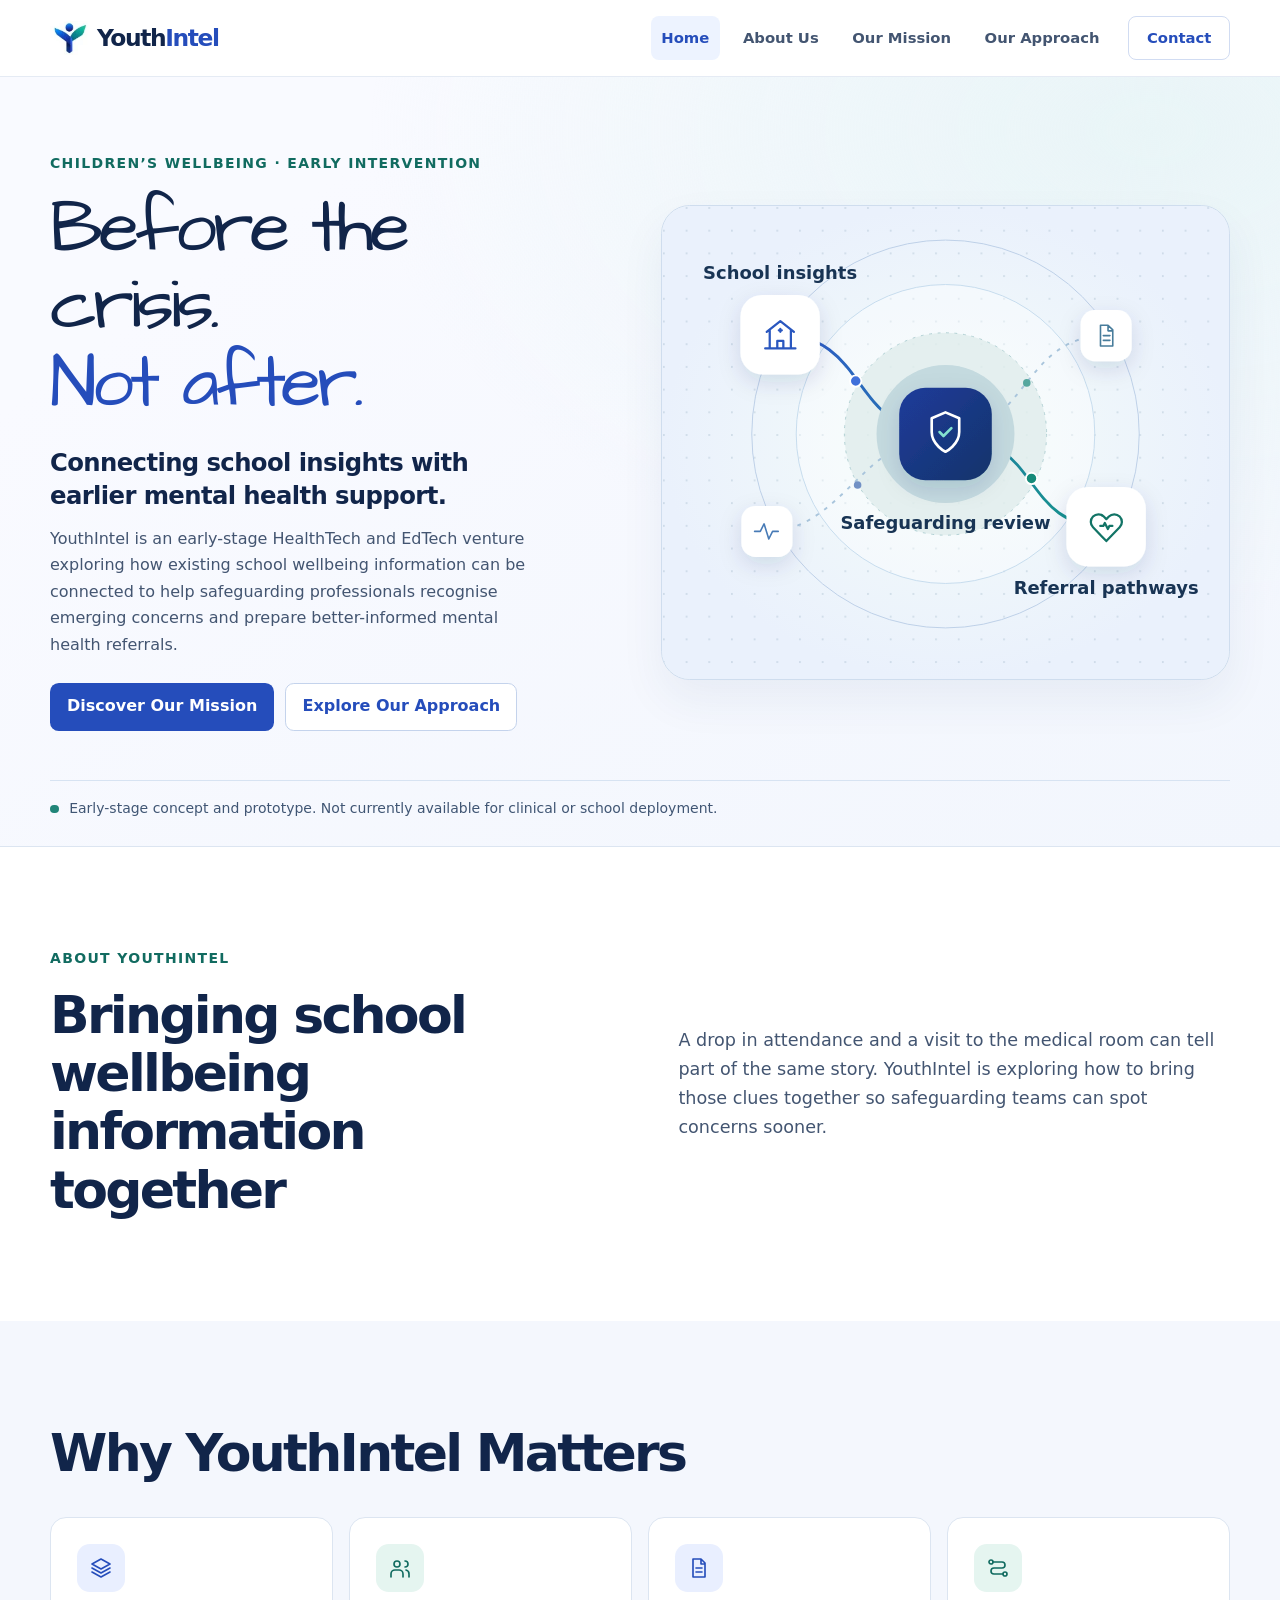
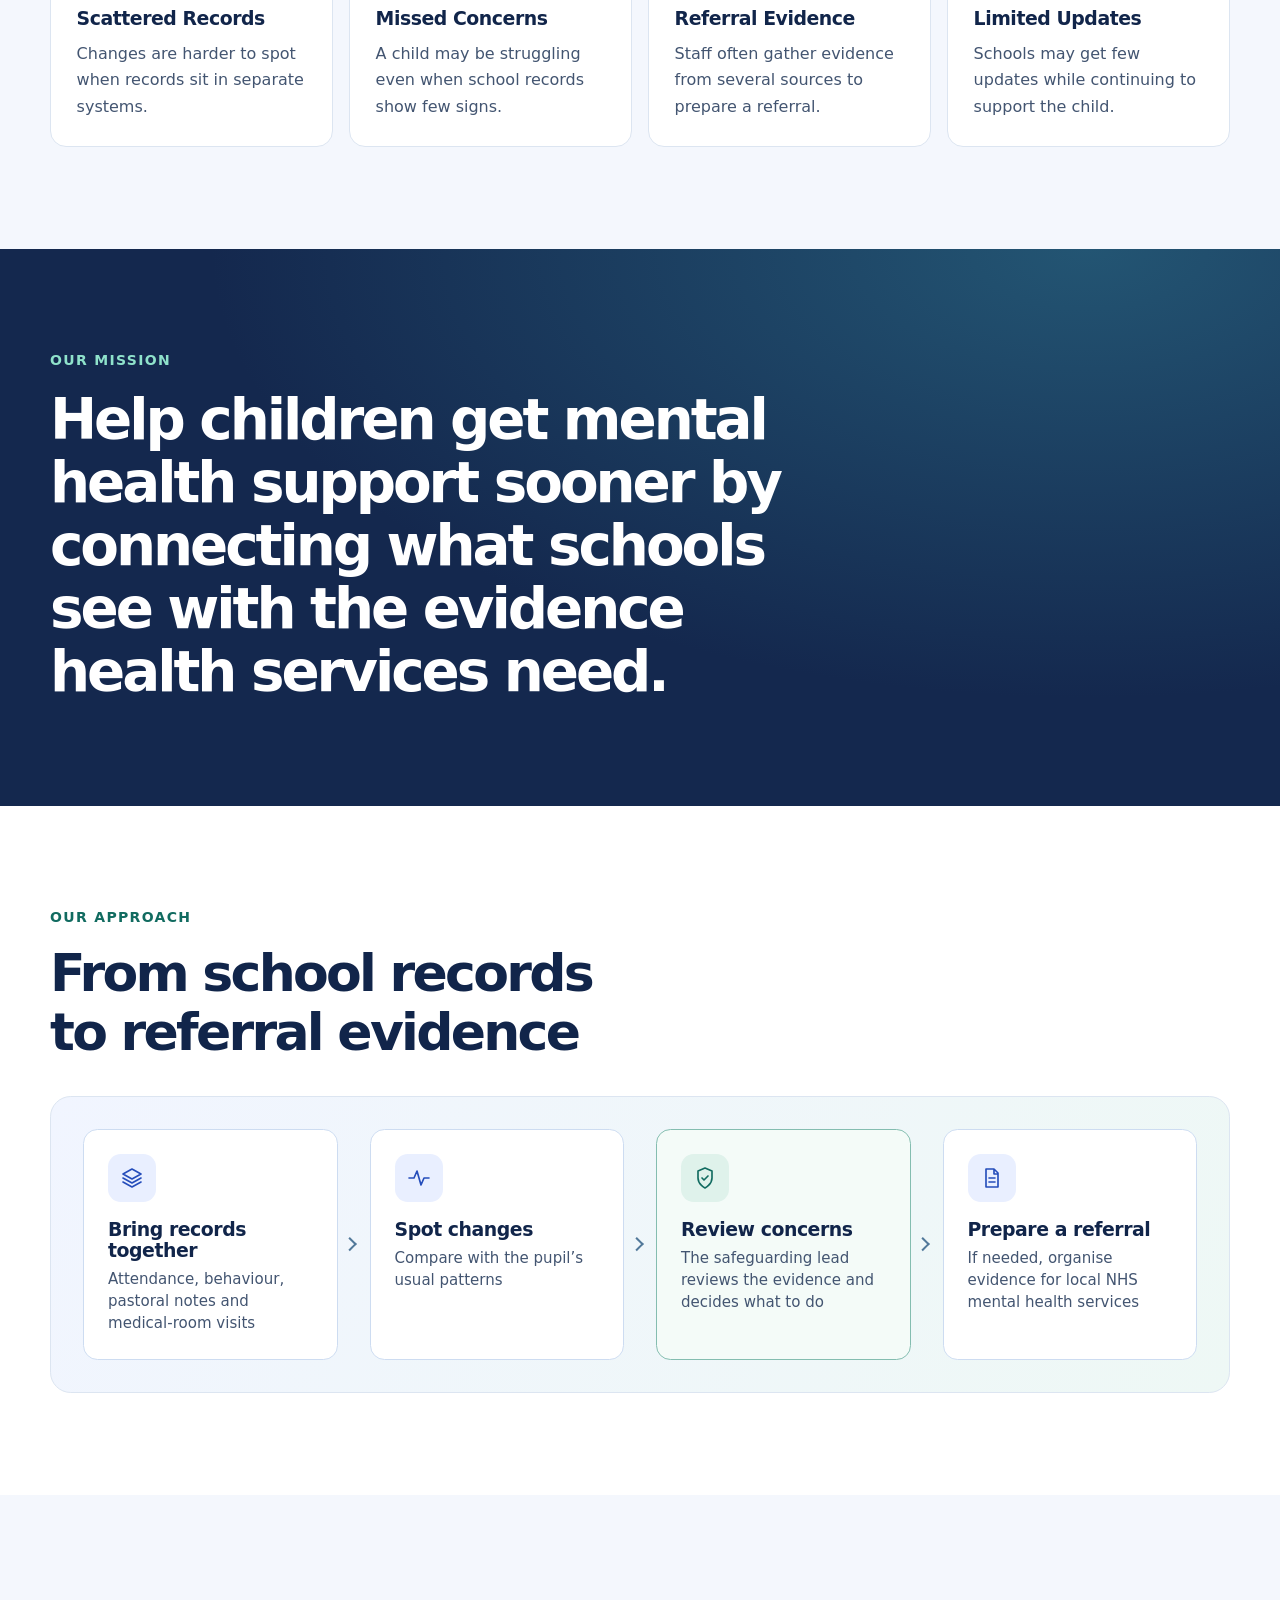
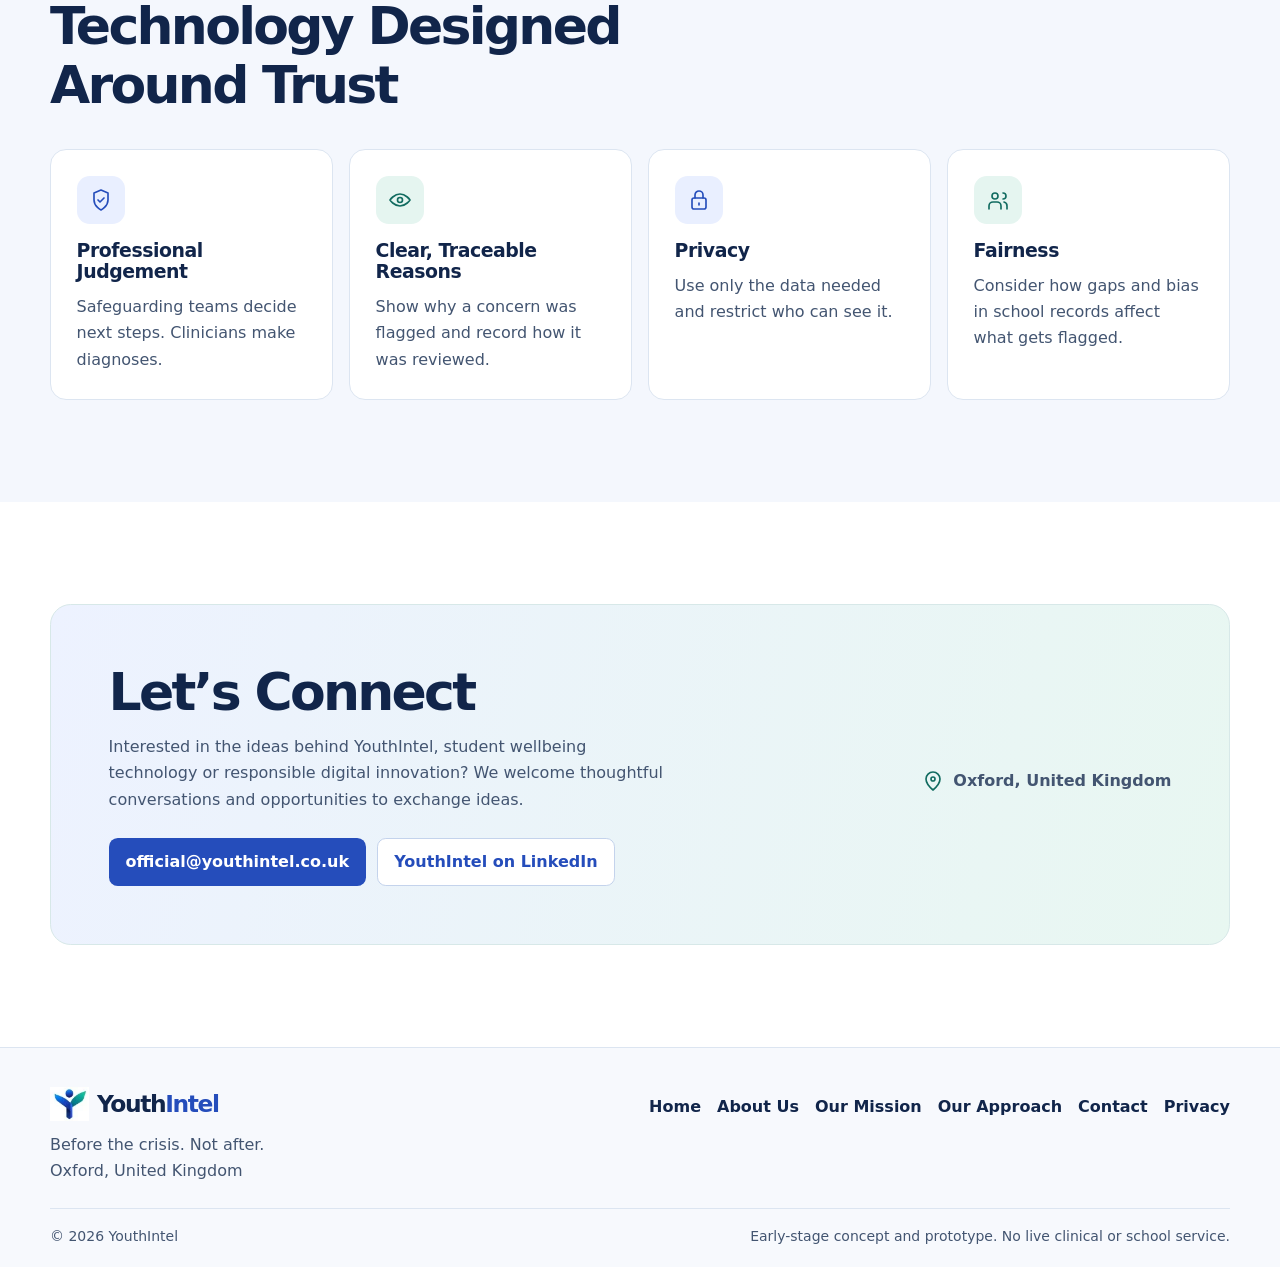
<file: index.html>
<!doctype html>
<html lang="en-GB">
<head>
  <meta charset="utf-8">
  <meta name="viewport" content="width=device-width, initial-scale=1">
  <title>YouthIntel | Connecting School Insights with Earlier Mental Health Support</title>
  <meta name="description" content="YouthIntel is an early-stage HealthTech and EdTech venture exploring how school wellbeing information could support earlier safeguarding review and better-informed mental health referrals.">
  <meta name="theme-color" content="#f7f9ff">
  <link rel="canonical" href="https://www.youthintel.co.uk/">
  <meta property="og:type" content="website">
  <meta property="og:locale" content="en_GB">
  <meta property="og:site_name" content="YouthIntel">
  <meta property="og:title" content="YouthIntel | Before the crisis. Not after.">
  <meta property="og:description" content="Connecting school insights with earlier mental health support.">
  <meta property="og:url" content="https://www.youthintel.co.uk/">
  <meta property="og:image" content="https://www.youthintel.co.uk/assets/social.png">
  <meta property="og:image:width" content="1200">
  <meta property="og:image:height" content="630">
  <meta property="og:image:alt" content="YouthIntel. Before the crisis. Not after.">
  <link rel="icon" href="assets/favicon.png" type="image/png">
  <link rel="stylesheet" href="style.css">
  <script src="script.js" defer></script>
</head>
<body>
  <svg hidden aria-hidden="true">
    <symbol id="shield" viewBox="0 0 24 24"><path d="M12 22s7-3.5 7-10V5l-7-3-7 3v7c0 6.5 7 10 7 10Z"/><path d="m9 12 2 2 4-4"/></symbol>
    <symbol id="layers" viewBox="0 0 24 24"><path d="m12 3 9 5-9 5-9-5 9-5Zm-9 9 9 5 9-5M3 16l9 5 9-5"/></symbol>
    <symbol id="users" viewBox="0 0 24 24"><circle cx="9" cy="8" r="3"/><path d="M3 21v-3a4 4 0 0 1 4-4h4a4 4 0 0 1 4 4v3M17 5a3 3 0 0 1 0 6m1 3a4 4 0 0 1 3 4v3"/></symbol>
    <symbol id="file" viewBox="0 0 24 24"><path d="M6 3h8l4 4v14H6Zm8 0v5h4M9 12h6m-6 4h6"/></symbol>
    <symbol id="route" viewBox="0 0 24 24"><circle cx="5" cy="6" r="2"/><circle cx="19" cy="18" r="2"/><path d="M7 6h9a3 3 0 0 1 0 6H8a3 3 0 0 0 0 6h9"/></symbol>
    <symbol id="pulse" viewBox="0 0 24 24"><path d="M2 12h5l3-7 4 14 3-7h5"/></symbol>
    <symbol id="eye" viewBox="0 0 24 24"><path d="M2 12s4-6 10-6 10 6 10 6-4 6-10 6S2 12 2 12Z"/><circle cx="12" cy="12" r="2.5"/></symbol>
    <symbol id="lock" viewBox="0 0 24 24"><rect x="5" y="10" width="14" height="11" rx="2"/><path d="M8 10V7a4 4 0 0 1 8 0v3m-4 5v2"/></symbol>
    <symbol id="pin" viewBox="0 0 24 24"><path d="M19 10c0 5-7 11-7 11S5 15 5 10a7 7 0 1 1 14 0Z"/><circle cx="12" cy="10" r="2"/></symbol>
  </svg>
  <a class="skip-link" href="#main">Skip to content</a>
  <header class="site-header">
    <div class="wrap header-inner">
      <a class="brand" href="#home" aria-label="YouthIntel home"><img src="assets/brand-mark.webp" width="39" height="33" alt=""><span>Youth<span class="brand-accent">Intel</span></span></a>
      <button class="menu-toggle" type="button" aria-expanded="false" aria-controls="primary-nav" hidden><span class="menu-icon" aria-hidden="true"></span>Menu</button>
      <nav class="primary-nav" id="primary-nav" aria-label="Main navigation">
        <a href="#home" aria-current="location">Home</a>
        <a href="#about">About Us</a>
        <a href="#mission">Our Mission</a>
        <a href="#approach">Our Approach</a>
        <a class="nav-contact" href="#contact">Contact</a>
      </nav>
    </div>
  </header>
  <main id="main" tabindex="-1">
    <section id="home" class="hero">
      <div class="wrap hero-layout">
        <div class="hero-copy">
          <p class="eyebrow">Children’s wellbeing · Early intervention</p>
          <h1>Before the crisis.<br><span>Not after.</span></h1>
          <p class="hero-subtitle">Connecting school insights with earlier mental health support.</p>
          <p>YouthIntel is an early-stage HealthTech and EdTech venture exploring how existing school wellbeing information can be connected to help safeguarding professionals recognise emerging concerns and prepare better-informed mental health referrals.</p>
          <div class="actions">
            <a class="button button-primary" href="#mission">Discover Our Mission</a>
            <a class="button button-secondary" href="#approach">Explore Our Approach</a>
          </div>
        </div>
        <figure class="hero-visual">
          <img src="assets/pathway.svg" width="600" height="500" fetchpriority="high" alt="A conceptual pathway connecting school insights to safeguarding review and mental health referral pathways.">
        </figure>
      </div>
      <div class="wrap">
        <p class="status"><span aria-hidden="true"></span>Early-stage concept and prototype. Not currently available for clinical or school deployment.</p>
      </div>
    </section>

    <section id="about" class="section">
      <div class="wrap split intro">
        <div>
          <p class="eyebrow">About YouthIntel</p>
          <h2>Bringing school wellbeing information together</h2>
        </div>
        <p>A drop in attendance and a visit to the medical room can tell part of the same story. YouthIntel is exploring how to bring those clues together so safeguarding teams can spot concerns sooner.</p>
      </div>
    </section>

    <section class="section section-soft" aria-labelledby="why-heading">
      <div class="wrap">
        <div class="section-heading">
          <h2 id="why-heading">Why YouthIntel Matters</h2>
        </div>
        <div class="grid grid-four">
          <article class="card">
            <span class="icon-box"><svg aria-hidden="true"><use href="#layers"/></svg></span>
            <h3>Scattered Records</h3>
            <p>Changes are harder to spot when records sit in separate systems.</p>
          </article>
          <article class="card">
            <span class="icon-box"><svg aria-hidden="true"><use href="#users"/></svg></span>
            <h3>Missed Concerns</h3>
            <p>A child may be struggling even when school records show few signs.</p>
          </article>
          <article class="card">
            <span class="icon-box"><svg aria-hidden="true"><use href="#file"/></svg></span>
            <h3>Referral Evidence</h3>
            <p>Staff often gather evidence from several sources to prepare a referral.</p>
          </article>
          <article class="card">
            <span class="icon-box"><svg aria-hidden="true"><use href="#route"/></svg></span>
            <h3>Limited Updates</h3>
            <p>Schools may get few updates while continuing to support the child.</p>
          </article>
        </div>
      </div>
    </section>

    <section id="mission" class="section mission">
      <div class="wrap">
        <div class="mission-main">
          <h2 class="eyebrow">Our Mission</h2>
          <p class="mission-statement">Help children get mental health support sooner by connecting what schools see with the evidence health services need.</p>
        </div>
      </div>
    </section>

    <section id="approach" class="section">
      <div class="wrap">
        <div class="section-heading">
          <p class="eyebrow">Our Approach</p>
          <h2>From school records to referral evidence</h2>
        </div>
        <ol class="process" role="list" aria-label="Proposed safeguarding workflow">
          <li>
            <span class="icon-box"><svg aria-hidden="true"><use href="#layers"/></svg></span>
            <h3>Bring records together</h3>
            <p>Attendance, behaviour, pastoral notes and medical-room visits</p>
          </li>
          <li>
            <span class="icon-box"><svg aria-hidden="true"><use href="#pulse"/></svg></span>
            <h3>Spot changes</h3>
            <p>Compare with the pupil’s usual patterns</p>
          </li>
          <li>
            <span class="icon-box"><svg aria-hidden="true"><use href="#shield"/></svg></span>
            <h3>Review concerns</h3>
            <p>The safeguarding lead reviews the evidence and decides what to do</p>
          </li>
          <li>
            <span class="icon-box"><svg aria-hidden="true"><use href="#file"/></svg></span>
            <h3>Prepare a referral</h3>
            <p>If needed, organise evidence for local NHS mental health services</p>
          </li>
        </ol>
      </div>
    </section>

    <section class="section section-soft" aria-labelledby="trust-heading">
      <div class="wrap">
        <div class="section-heading">
          <h2 id="trust-heading">Technology Designed Around Trust</h2>
        </div>
        <div class="grid grid-four">
          <article class="card">
            <span class="icon-box"><svg aria-hidden="true"><use href="#shield"/></svg></span>
            <h3>Professional Judgement</h3>
            <p>Safeguarding teams decide next steps. Clinicians make diagnoses.</p>
          </article>
          <article class="card">
            <span class="icon-box"><svg aria-hidden="true"><use href="#eye"/></svg></span>
            <h3>Clear, Traceable Reasons</h3>
            <p>Show why a concern was flagged and record how it was reviewed.</p>
          </article>
          <article class="card">
            <span class="icon-box"><svg aria-hidden="true"><use href="#lock"/></svg></span>
            <h3>Privacy</h3>
            <p>Use only the data needed and restrict who can see it.</p>
          </article>
          <article class="card">
            <span class="icon-box"><svg aria-hidden="true"><use href="#users"/></svg></span>
            <h3>Fairness</h3>
            <p>Consider how gaps and bias in school records affect what gets flagged.</p>
          </article>
        </div>
      </div>
    </section>

    <section id="contact" class="section contact">
      <div class="wrap">
        <div class="contact-panel">
          <div>
            <h2>Let’s Connect</h2>
            <p>Interested in the ideas behind YouthIntel, student wellbeing technology or responsible digital innovation? We welcome thoughtful conversations and opportunities to exchange ideas.</p>
            <div class="actions">
              <a class="button button-primary" href="mailto:official@youthintel.co.uk">official@youthintel.co.uk</a>
              <a class="button button-secondary" href="https://www.linkedin.com/company/youthintel">YouthIntel on LinkedIn</a>
            </div>
          </div>
          <p class="location"><svg aria-hidden="true"><use href="#pin"/></svg>Oxford, United Kingdom</p>
        </div>
      </div>
    </section>
  </main>

  <footer class="site-footer">
    <div class="wrap">
      <div class="footer-top">
        <div>
          <a class="brand" href="#home" aria-label="YouthIntel home"><img src="assets/brand-mark.webp" width="39" height="33" alt="" loading="lazy"><span>Youth<span class="brand-accent">Intel</span></span></a>
          <p>Before the crisis. Not after.</p>
          <p>Oxford, United Kingdom</p>
        </div>
        <nav aria-label="Footer navigation">
          <a href="#home">Home</a><a href="#about">About Us</a><a href="#mission">Our Mission</a><a href="#approach">Our Approach</a><a href="#contact">Contact</a><a href="privacy.html">Privacy</a>
        </nav>
      </div>
      <div class="footer-bottom">
        <p>© 2026 YouthIntel</p>
        <p>Early-stage concept and prototype. No live clinical or school service.</p>
      </div>
    </div>
  </footer>
</body>
</html>
</file>
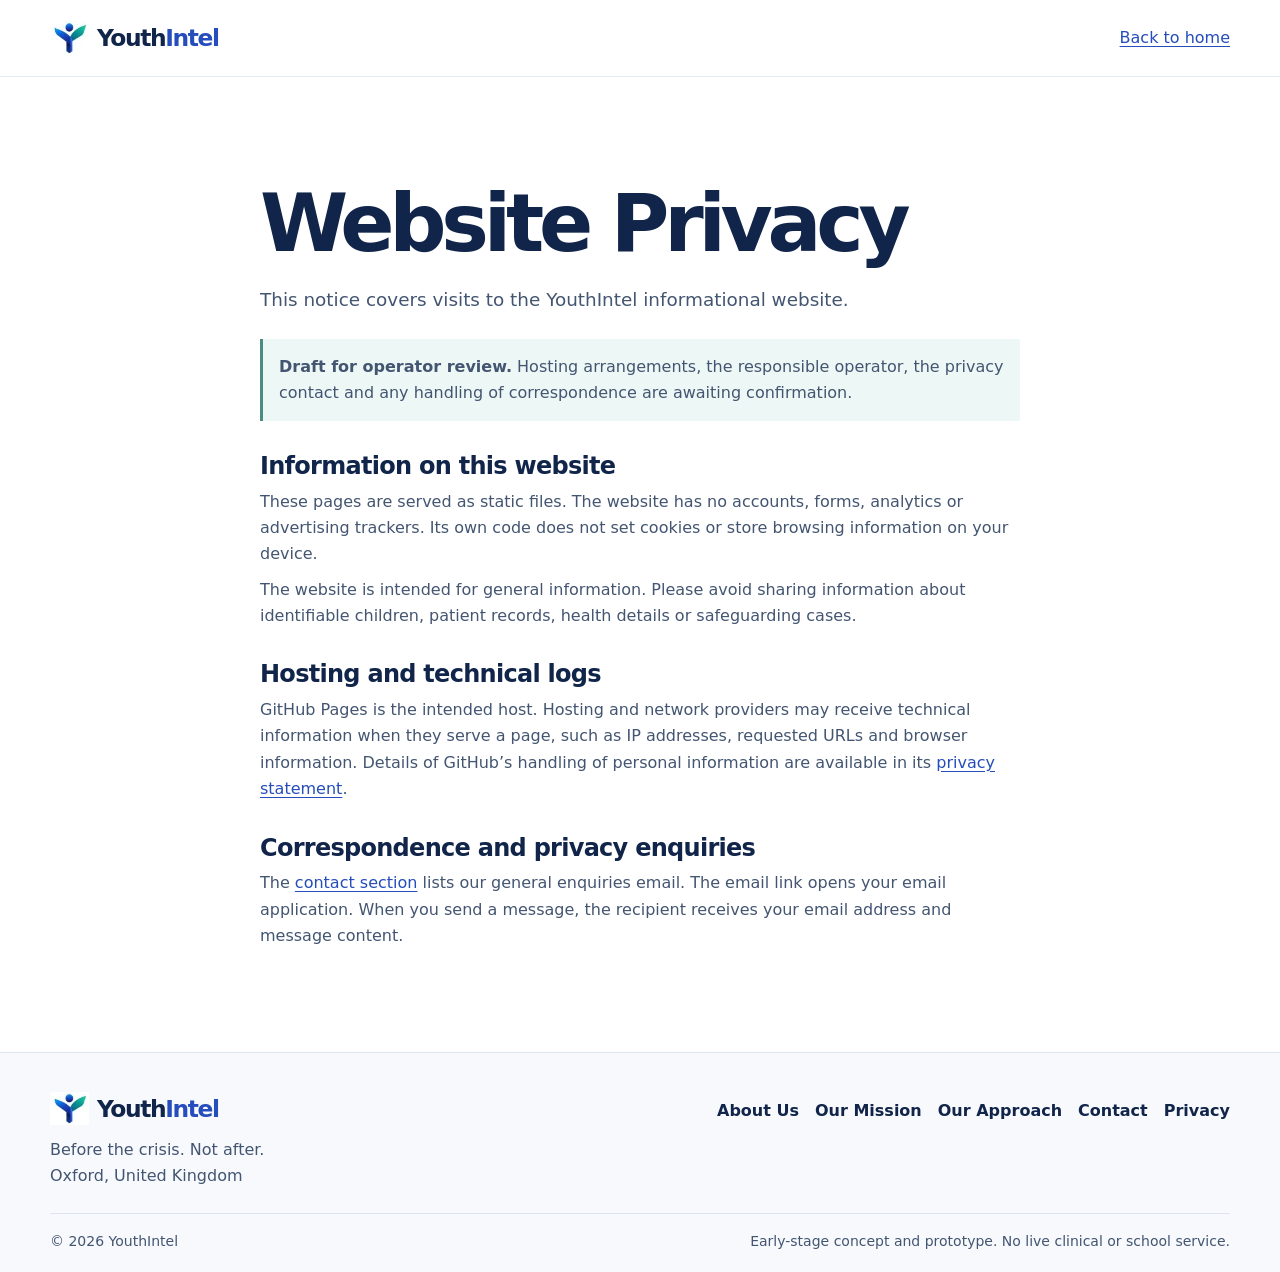
<file: privacy.html>
<!doctype html>
<html lang="en-GB">
<head>
  <meta charset="utf-8">
  <meta name="viewport" content="width=device-width, initial-scale=1">
  <title>Website Privacy | YouthIntel</title>
  <meta name="description" content="How the YouthIntel informational website handles visitor data, hosting logs and correspondence.">
  <meta name="theme-color" content="#f7f9ff">
  <link rel="canonical" href="https://www.youthintel.co.uk/privacy.html">
  <meta property="og:type" content="website">
  <meta property="og:locale" content="en_GB">
  <meta property="og:site_name" content="YouthIntel">
  <meta property="og:title" content="Website Privacy | YouthIntel">
  <meta property="og:description" content="Privacy information for visitors to the YouthIntel website.">
  <meta property="og:url" content="https://www.youthintel.co.uk/privacy.html">
  <meta property="og:image" content="https://www.youthintel.co.uk/assets/social.png">
  <meta property="og:image:width" content="1200">
  <meta property="og:image:height" content="630">
  <meta property="og:image:alt" content="YouthIntel. Before the crisis. Not after.">
  <link rel="icon" href="assets/favicon.png" type="image/png">
  <link rel="stylesheet" href="style.css">
</head>
<body>
  <a class="skip-link" href="#main">Skip to content</a>
  <header class="site-header">
    <div class="wrap header-inner">
      <a class="brand" href="./" aria-label="YouthIntel home"><img src="assets/brand-mark.webp" width="39" height="33" alt=""><span>Youth<span class="brand-accent">Intel</span></span></a>
      <a href="./">Back to home</a>
    </div>
  </header>
  <main id="main" tabindex="-1" class="section">
    <div class="wrap policy">
      <h1>Website Privacy</h1>
      <p class="policy-lead">This notice covers visits to the YouthIntel informational website.</p>
      <p class="review-note"><strong>Draft for operator review.</strong> Hosting arrangements, the responsible operator, the privacy contact and any handling of correspondence are awaiting confirmation.</p>

      <section aria-labelledby="website-data">
        <h2 id="website-data">Information on this website</h2>
        <p>These pages are served as static files. The website has no accounts, forms, analytics or advertising trackers. Its own code does not set cookies or store browsing information on your device.</p>
        <p>The website is intended for general information. Please avoid sharing information about identifiable children, patient records, health details or safeguarding cases.</p>
      </section>

      <section aria-labelledby="hosting">
        <h2 id="hosting">Hosting and technical logs</h2>
        <p>GitHub Pages is the intended host. Hosting and network providers may receive technical information when they serve a page, such as IP addresses, requested URLs and browser information. Details of GitHub’s handling of personal information are available in its <a href="https://docs.github.com/en/site-policy/privacy-policies/github-general-privacy-statement">privacy statement</a>.</p>
      </section>

      <section aria-labelledby="correspondence">
        <h2 id="correspondence">Correspondence and privacy enquiries</h2>
        <p>The <a href="./#contact">contact section</a> lists our general enquiries email. The email link opens your email application. When you send a message, the recipient receives your email address and message content.</p>
        <!-- PRIVACY_REVIEW: confirm the responsible operator, privacy contact, hosting, and any correspondence purposes, lawful bases, recipients, retention and applicable rights before publication. -->
      </section>
    </div>
  </main>
  <footer class="site-footer">
    <div class="wrap">
      <div class="footer-top">
        <div>
          <a class="brand" href="./" aria-label="YouthIntel home"><img src="assets/brand-mark.webp" width="39" height="33" alt="" loading="lazy"><span>Youth<span class="brand-accent">Intel</span></span></a>
          <p>Before the crisis. Not after.</p>
          <p>Oxford, United Kingdom</p>
        </div>
        <nav aria-label="Footer navigation">
          <a href="./#about">About Us</a><a href="./#mission">Our Mission</a><a href="./#approach">Our Approach</a><a href="./#contact">Contact</a><a href="privacy.html" aria-current="page">Privacy</a>
        </nav>
      </div>
      <div class="footer-bottom">
        <p>© 2026 YouthIntel</p>
        <p>Early-stage concept and prototype. No live clinical or school service.</p>
      </div>
    </div>
  </footer>
</body>
</html>
</file>
<file: style.css>
@font-face {
  font-family: "Architects Daughter";
  src: url("assets/ArchitectsDaughter-Regular.ttf") format("truetype");
  font-style: normal;
  font-weight: 400;
  font-display: swap;
}

/* Shared colour, typography and layout */
:root {
  color-scheme: light;
  --ink: #11254a;
  --body: #435571;
  --blue: #254dbb;
  --teal: #116b60;
  --soft: #f4f7fd;
  --border: #dce5f1;
  --width: 1180px;
  --header-height: 76px;
  font-family: system-ui, -apple-system, BlinkMacSystemFont, "Segoe UI", sans-serif;
  color: var(--ink);
  background: white;
}

*, *::before, *::after { box-sizing: border-box; }
html { scroll-behavior: smooth; scroll-padding-top: calc(var(--header-height) + 14px); }
body { margin: 0; line-height: 1.65; }
img { display: block; max-width: 100%; height: auto; }
figure, p, h1, h2, h3, dl, dd { margin: 0; }
p { color: var(--body); }
a { color: var(--blue); text-underline-offset: .2em; }
a, button { -webkit-tap-highlight-color: transparent; }
:focus-visible { outline: 3px solid #248578; outline-offset: 4px; }
[hidden] { display: none !important; }
svg { display: block; width: 1.5rem; height: 1.5rem; flex: none; fill: none; stroke: currentColor; stroke-width: 1.65; stroke-linecap: round; stroke-linejoin: round; }
h1, h2, h3 { line-height: 1.12; text-wrap: balance; }
h2 { font-size: clamp(2rem, 4.1vw, 3.25rem); letter-spacing: -.052em; font-weight: 690; }
h3 { font-size: 1.18rem; letter-spacing: -.024em; font-weight: 690; }
.wrap { width: min(var(--width), calc(100% - 4rem)); margin-inline: auto; }
.section { padding-block: clamp(4rem, 8vw, 7.25rem); }
.section-soft { background: var(--soft); }
.split { display: grid; grid-template-columns: 1fr 1fr; gap: clamp(2rem, 6vw, 6rem); }
.section-heading { max-width: 740px; margin-bottom: 2.2rem; }
.eyebrow { margin-bottom: 1.1rem; color: var(--teal); font-size: .875rem; line-height: 1.35; font-weight: 760; letter-spacing: .095em; text-transform: uppercase; }
.grid { display: grid; gap: 1rem; }
.grid-four { grid-template-columns: repeat(4, minmax(0, 1fr)); }

/* Navigation stays available without JavaScript. */
.skip-link { position: fixed; top: .5rem; left: .75rem; z-index: 10; padding: .65rem 1rem; border-radius: .4rem; background: white; transform: translateY(-160%); }
.skip-link:focus { transform: translateY(0); }
.site-header { position: sticky; inset-block-start: 0; z-index: 5; border-bottom: 1px solid #e5ebf4; background: #fff; }
.header-inner { position: relative; min-height: var(--header-height); display: flex; align-items: center; justify-content: space-between; gap: 1rem; }
.brand { display: inline-flex; align-items: center; gap: .5rem; color: var(--ink); text-decoration: none; font-size: 1.46rem; letter-spacing: -.06em; font-weight: 790; width: fit-content; white-space: nowrap; }
.brand img { flex: none; }
.brand-accent { color: var(--blue); }
.primary-nav { display: flex; align-items: center; gap: clamp(.15rem, 1vw, .9rem); }
.primary-nav a, .menu-toggle { display: flex; align-items: center; min-height: 44px; padding: .55rem .65rem; border-radius: .5rem; text-decoration: none; color: var(--body); font-size: .925rem; font-weight: 650; white-space: nowrap; }
.primary-nav a:hover, .primary-nav [aria-current] { color: var(--blue); background: #edf3ff; }
.primary-nav .nav-contact { margin-left: .35rem; padding-inline: 1.1rem; border: 1px solid #d1dcf2; color: var(--blue); }
.menu-toggle { display: none; gap: .65rem; border: 1px solid var(--border); background: white; cursor: pointer; font-family: inherit; }
.menu-icon { position: relative; width: 1.05rem; height: .7rem; border-block: 2px solid currentColor; }
.menu-icon::after { position: absolute; inset: 50% 0 auto; translate: 0 -50%; border-top: 2px solid currentColor; content: ""; }

/* Home and pathway illustration */
.hero { padding: clamp(3rem, 6vw, 6rem) 0 1.6rem; background: radial-gradient(ellipse at 90% 7%, #e9f5f7, transparent 48%), linear-gradient(145deg, #f9faff 20%, #f2f6fd 100%); border-bottom: 1px solid var(--border); }
.hero-layout { display: grid; grid-template-columns: minmax(0, .98fr) minmax(0, 1.02fr); align-items: center; gap: clamp(2rem, 5vw, 5rem); }
.hero h1 { font-family: "Architects Daughter", system-ui, sans-serif; font-size: clamp(3rem, 5.8vw, 5.65rem); font-weight: 400; letter-spacing: -.055em; line-height: 1.04; }
.hero h1 span { color: var(--blue); }
.hero-subtitle { margin-top: 1.6rem; color: var(--ink); font-size: clamp(1.24rem, 1.9vw, 1.58rem); font-weight: 640; line-height: 1.32; letter-spacing: -.025em; max-width: 27ch; }
.hero-subtitle + p { margin-top: .9rem; max-width: 49ch; }
.actions { display: flex; flex-wrap: wrap; gap: .7rem; margin-top: 1.55rem; }
.button { display: inline-flex; align-items: center; justify-content: center; min-height: 48px; padding: .68rem 1rem; border: 1px solid transparent; border-radius: .55rem; text-decoration: none; font-weight: 670; line-height: 1.3; }
.button-primary { background: var(--blue); color: white; }
.button-primary:hover { background: #183c9c; }
.button-secondary { border-color: #c4d3ec; background: white; color: var(--blue); }
.button-secondary:hover { background: #edf3ff; }
.hero-visual { overflow: hidden; border: 1px solid #cfddee; border-radius: clamp(1rem, 3vw, 1.8rem); background: #edf5f9; box-shadow: 0 20px 45px #233b7410; animation: appear .6s ease-out both; }
.hero-visual img { width: 100%; }
.status { display: flex; align-items: baseline; gap: .65rem; margin-top: clamp(1.5rem, 4vw, 3.1rem); padding-top: 1rem; border-top: 1px solid #d7e3f2; color: #405674; font-size: .875rem; }
.status span { flex: none; width: .55rem; height: .55rem; border-radius: 50%; background: #218579; }
@keyframes appear { from { opacity: .75; transform: translateY(8px); } to { opacity: 1; transform: none; } }

/* Editorial sections */
.intro { align-items: center; }
.intro > p { max-width: 48ch; font-size: 1.1rem; }
.card { border: 1px solid var(--border); border-radius: 1rem; background: white; padding: clamp(1.2rem, 2vw, 1.6rem); }
.card h3 + p { margin-top: .7rem; }
.card, .button { transition: background-color .18s, border-color .18s, box-shadow .18s, transform .18s; }
@media (hover: hover) {
  .card:hover { transform: translateY(-3px); border-color: #b6cadd; box-shadow: 0 8px 22px #233b740d; }
}
.icon-box { display: grid; place-items: center; width: 3rem; height: 3rem; margin-bottom: 1.05rem; border-radius: .8rem; background: #e9efff; color: var(--blue); }
.card:nth-child(even) .icon-box { background: #e5f5f0; color: var(--teal); }
.mission { color: white; background: radial-gradient(ellipse at 85% 0%, #235573, transparent 57%), #14284e; }
.mission .eyebrow { color: #8fe2cb; }
.mission-main { max-width: 875px; }
.mission-statement { color: white; font-size: clamp(2rem, 4.4vw, 4.05rem); font-weight: 650; letter-spacing: -.054em; line-height: 1.12; text-wrap: balance; }
.process {
  --step-gap: 2rem;
  display: grid;
  grid-template-columns: repeat(4, minmax(0, 1fr));
  gap: var(--step-gap);
  margin: 0;
  padding: clamp(1rem, 3vw, 2rem);
  list-style: none;
  border: 1px solid var(--border);
  border-radius: 1.3rem;
  background: linear-gradient(120deg, #f1f5ff, #eef8f5);
}
.process li {
  position: relative;
  padding: clamp(1rem, 2vw, 1.5rem);
  border: 1px solid #cddcf1;
  border-radius: .9rem;
  background: white;
}
.process li:nth-child(3) { border-color: #84bdb0; background: #f4fbf8; }
.process li:nth-child(3) .icon-box { background: #dff2eb; color: var(--teal); }
.process li:not(:last-child)::after {
  content: "";
  position: absolute;
  top: calc(50% - .3rem);
  left: calc(100% + var(--step-gap) / 2 - .45rem);
  width: .6rem;
  height: .6rem;
  border-top: 2px solid #52799a;
  border-right: 2px solid #52799a;
  transform: rotate(45deg);
}
.process p { margin-top: .5rem; font-size: .94rem; line-height: 1.45; }
.contact-panel { display: flex; justify-content: space-between; align-items: center; flex-wrap: wrap; gap: 1.5rem; padding: clamp(1.6rem, 5vw, 3.6rem); border: 1px solid #d7e8e8; border-radius: 1.3rem; background: linear-gradient(105deg, #edf2ff, #e8f7f1); }
.contact-panel p { margin-top: .8rem; max-width: 55ch; }
.location { display: flex; align-items: center; gap: .5rem; font-weight: 650; }
.location svg { color: var(--teal); }
.site-footer { padding: 2.3rem 0 1.2rem; border-top: 1px solid var(--border); background: #f7f9fd; }
.footer-top { display: flex; justify-content: space-between; flex-wrap: wrap; gap: 1.4rem; padding-bottom: 1.45rem; }
.footer-top .brand { margin-bottom: .55rem; }
.footer-top nav { display: flex; flex-wrap: wrap; gap: .45rem 1rem; align-items: start; }
.footer-top nav a { color: var(--ink); text-decoration: none; font-weight: 620; min-height: 44px; display: flex; align-items: center; }
.footer-top nav a:hover { text-decoration: underline; }
.footer-bottom { display: flex; justify-content: space-between; flex-wrap: wrap; gap: .4rem 1rem; padding-top: 1rem; border-top: 1px solid var(--border); font-size: .875rem; }
.policy { max-width: 760px; }
.policy h1 { font-size: clamp(2.8rem, 7vw, 5rem); letter-spacing: -.065em; }
.policy .policy-lead { margin-top: 1rem; font-size: 1.15rem; }
.policy section { margin-top: 2rem; }
.policy h2 { font-size: 1.5rem; letter-spacing: -.03em; }
.policy section p { margin-top: .55rem; }
.review-note { margin-top: 1.5rem; padding: .9rem 1rem; border-left: 3px solid #4c8b82; background: #edf7f5; }

/* Layout changes follow the available space. */
@media (max-width: 960px) {
  .grid-four { grid-template-columns: repeat(2, minmax(0, 1fr)); }
  .process { grid-template-columns: 1fr; }
  .process li { display: grid; grid-template-columns: auto 1fr; column-gap: .85rem; align-items: center; }
  .process .icon-box { grid-row: span 2; margin: 0; }
  .process li:not(:last-child)::after {
    top: calc(100% + var(--step-gap) / 2 - .45rem);
    left: calc(50% - .3rem);
    transform: rotate(135deg);
  }
}

@media (max-width: 760px) {
  :root { --header-height: 66px; }
  .wrap { width: min(var(--width), calc(100% - 2.5rem)); }
  .header-inner { flex-wrap: wrap; gap: 0; }
  .header-inner > .brand { min-height: var(--header-height); }
  .primary-nav { flex-basis: 100%; flex-wrap: wrap; padding-bottom: .5rem; }
  .menu-enabled .menu-toggle { display: flex; }
  .menu-enabled .primary-nav {
    position: absolute;
    inset: 100% 0 auto;
    display: none;
    padding: .5rem;
    max-height: calc(100dvh - var(--header-height) - 1rem);
    overflow: auto;
    border: 1px solid var(--border);
    border-radius: .7rem;
    background: white;
    box-shadow: 0 12px 24px #1a326721;
  }
  .menu-enabled .primary-nav.is-open { display: grid; gap: .1rem; }
  .menu-enabled .nav-contact { margin: 0; padding-inline: .65rem; border-color: transparent; }
  .site-header:not(.menu-enabled):has(.primary-nav) { position: static; }
  .hero-layout, .split { grid-template-columns: 1fr; }
  .hero-visual { width: min(100%, 520px); }
  .section-heading { margin-bottom: 1.55rem; }
}

@media (max-width: 520px) {
  .wrap { width: calc(100% - 2rem); }
  .grid-four { grid-template-columns: 1fr; }
  .hero { padding-top: 2.5rem; }
  .hero h1 { font-size: clamp(2.5rem, 10.5vw, 3.75rem); }
  .actions .button { flex: 1 1 max-content; }
  .footer-top nav { gap: 0 1rem; }
}

@media (prefers-reduced-motion: reduce) {
  *, *::before, *::after { scroll-behavior: auto !important; animation: none !important; transition: none !important; }
  .card:hover { transform: none; }
}

/* The motion is optional and content remains fully visible as it enters. */
@supports (animation-timeline: view()) {
  @media (prefers-reduced-motion: no-preference) {
    .section-heading {
      animation: section-arrival linear both;
      animation-timeline: view();
      animation-range: entry 0% entry 100%;
    }
    @keyframes section-arrival {
      from { translate: 0 .5rem; }
      to { translate: 0 0; }
    }
  }
}
</file>
